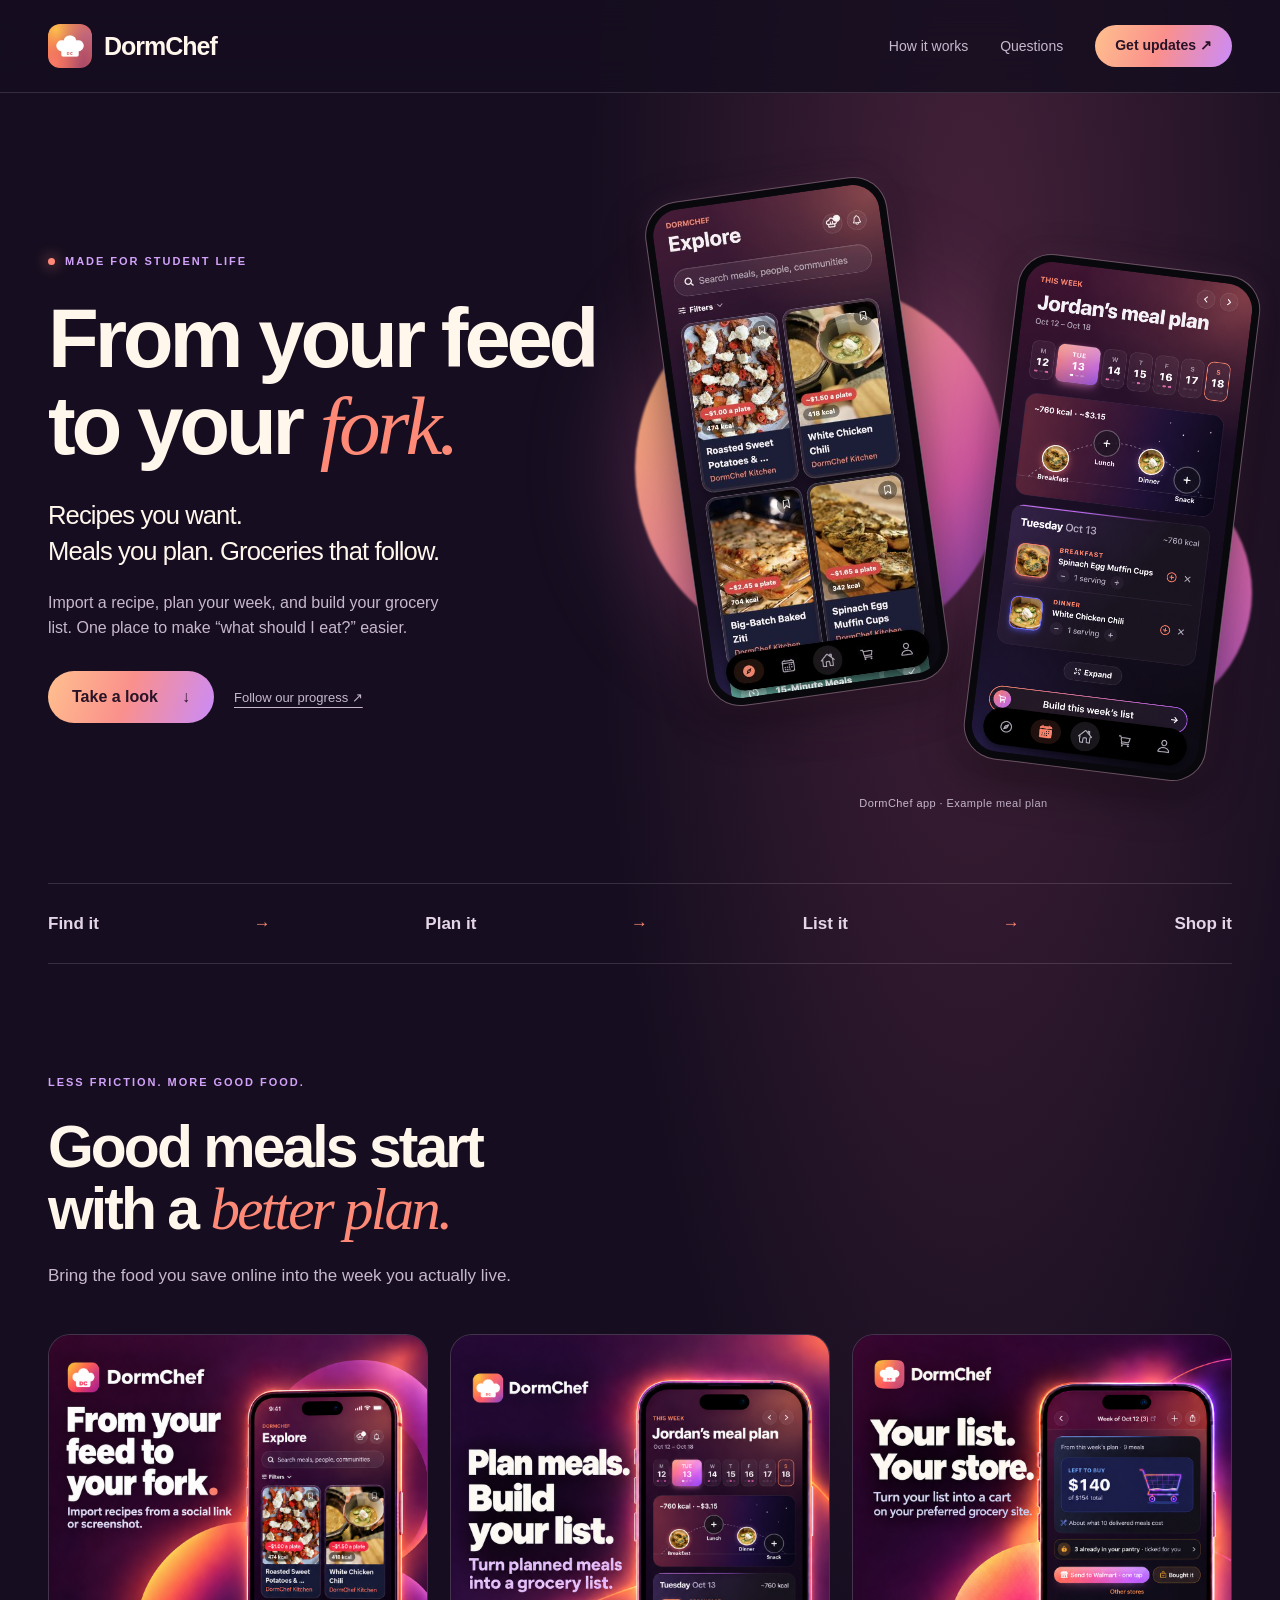
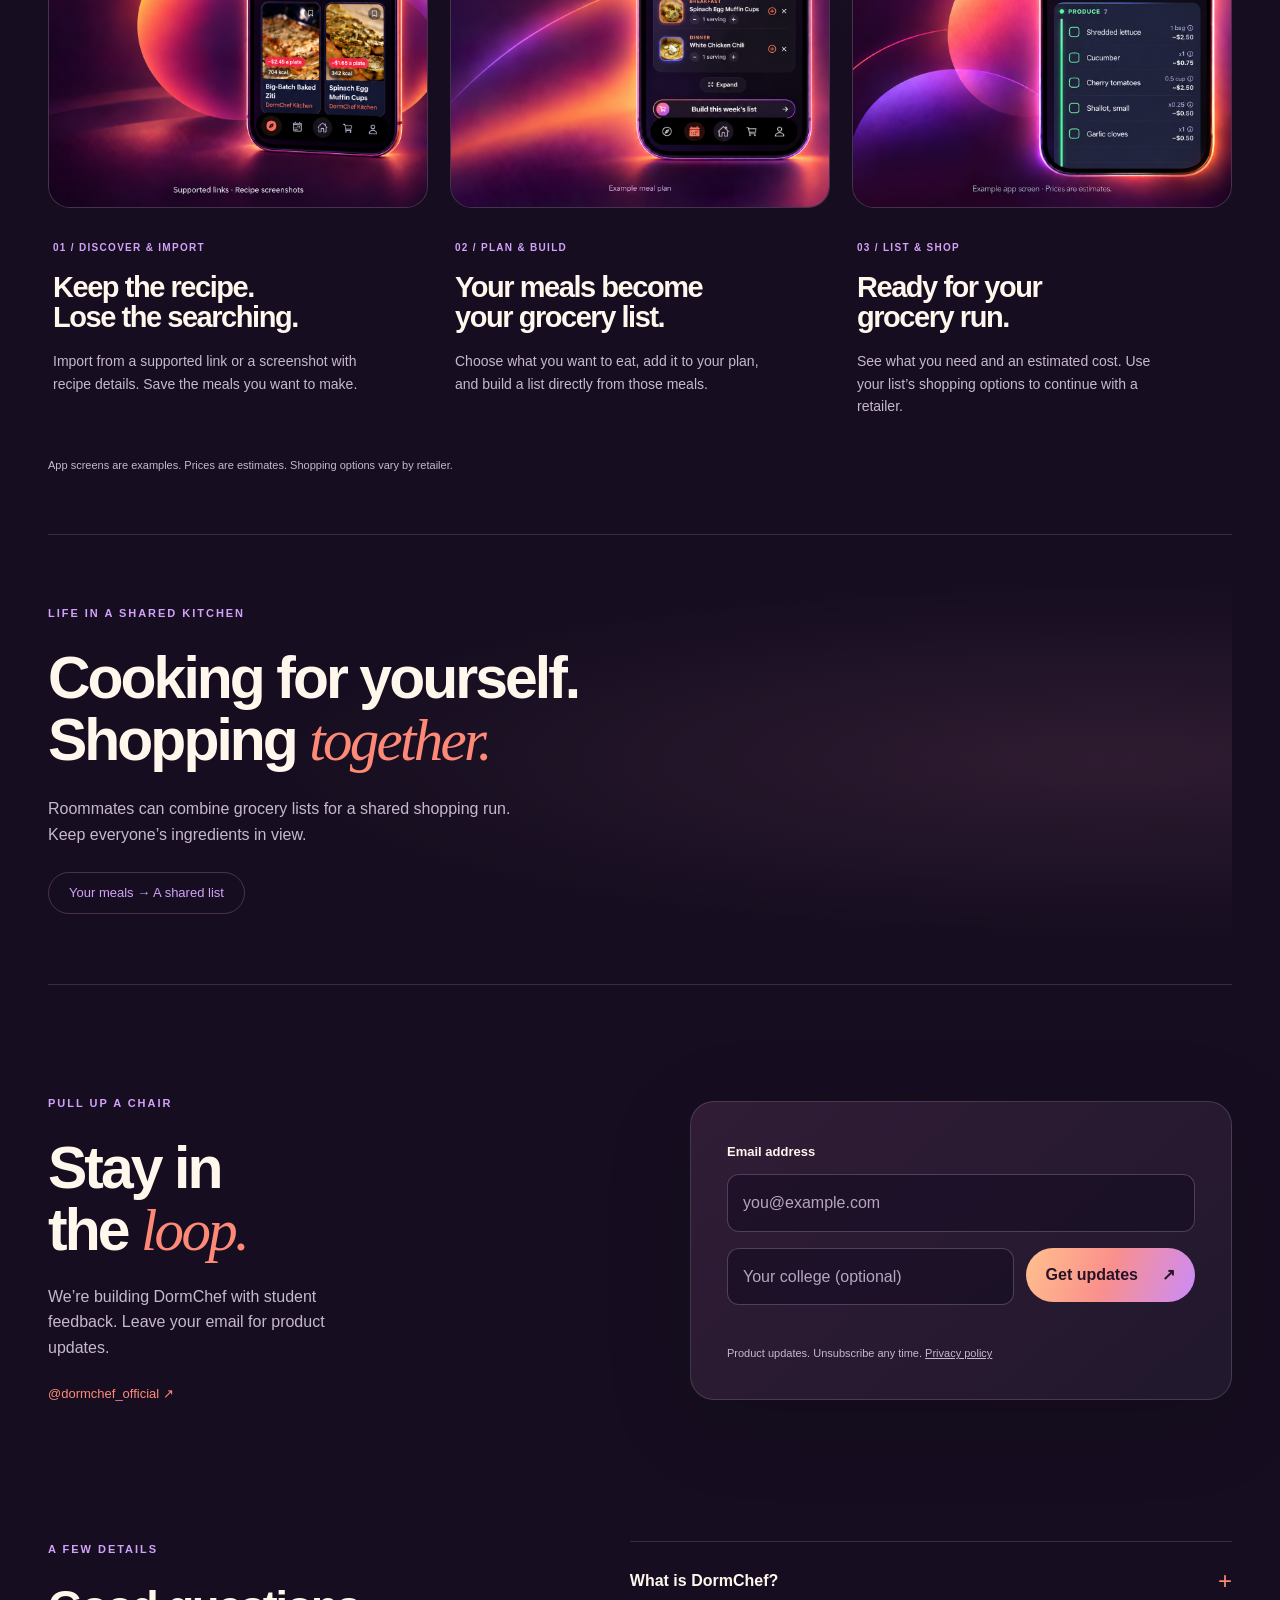
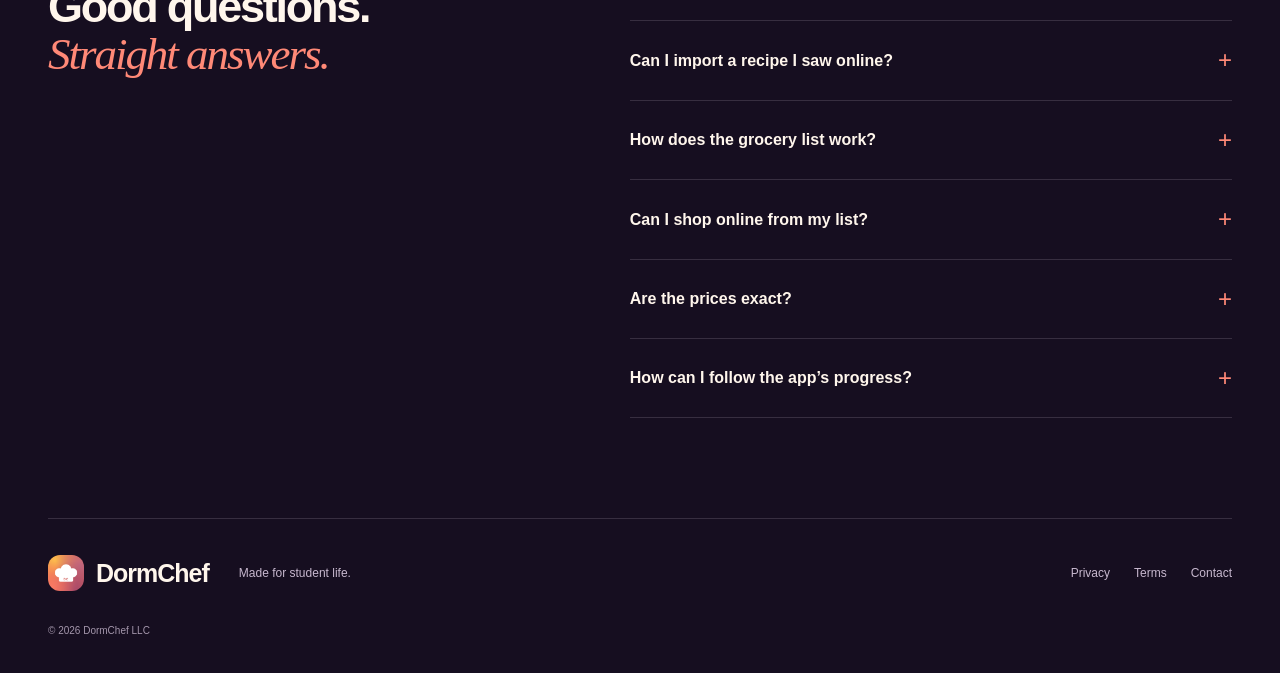
<file: index.html>
<!doctype html>
<html lang="en"><head><meta charset="utf-8"><meta name="viewport" content="width=device-width,initial-scale=1">
<title>DormChef — From your feed to your fork</title>
<meta name="description" content="Import recipes from links or screenshots, plan meals, and turn your plan into a grocery list. DormChef is made for student life.">
<link rel="canonical" href="https://dormchefllc.com/"><meta name="theme-color" content="#1b1027">
<meta property="og:title" content="DormChef — From your feed to your fork"><meta property="og:description" content="Recipes you want. Meals you plan. Groceries that follow."><meta property="og:type" content="website"><meta property="og:url" content="https://dormchefllc.com/"><meta property="og:image" content="https://dormchefllc.com/media/brand.png?v=20261018"><meta property="og:image:width" content="2048"><meta property="og:image:height" content="2048"><meta property="og:image:alt" content="DormChef’s white chef-hat DC mark on a coral, apricot and berry gradient."><meta name="twitter:card" content="summary">
<link rel="icon" href="favicon.png?v=20261018"><link rel="stylesheet" href="landing.css?v=20261018">
<script type="application/ld+json">{"@context": "https://schema.org", "@graph": [{"@type": "Organization", "name": "DormChef LLC", "url": "https://dormchefllc.com/", "logo": "https://dormchefllc.com/media/brand.png"}, {"@type": "WebSite", "name": "DormChef", "url": "https://dormchefllc.com/", "description": "Student meal planning, recipe imports and grocery lists."}, {"@type": "FAQPage", "mainEntity": [{"@type": "Question", "name": "What is DormChef?", "acceptedAnswer": {"@type": "Answer", "text": "DormChef helps students discover or import recipes, plan meals, and build an organized grocery list from their plan."}}, {"@type": "Question", "name": "Can I import a recipe I saw online?", "acceptedAnswer": {"@type": "Answer", "text": "Yes. Use a supported recipe or social link, or scan a screenshot containing readable recipe details. Some links hide the recipe behind a login or contain only video; a recipe screenshot is the alternative."}}, {"@type": "Question", "name": "How does the grocery list work?", "acceptedAnswer": {"@type": "Answer", "text": "Build a list directly from planned meals. Ingredients are combined and grouped by category, with estimated costs to help you prepare for shopping."}}, {"@type": "Question", "name": "Can I shop online from my list?", "acceptedAnswer": {"@type": "Answer", "text": "Use the shopping options in your grocery list to take it to a retailer. Supported transfers and item availability vary by store. Review matches and final prices on the retailer’s site before checkout."}}, {"@type": "Question", "name": "Are the prices exact?", "acceptedAnswer": {"@type": "Answer", "text": "Prices shown are estimates, not store quotes. They vary by store, pack size and availability; the retailer sets the final checkout total."}}, {"@type": "Question", "name": "How can I follow the app’s progress?", "acceptedAnswer": {"@type": "Answer", "text": "Leave your email for product updates, or follow @dormchef_official on Instagram. We are preparing DormChef with a small group of student testers."}}]}]}</script></head><body>
<a class="skip" href="#main">Skip to content</a>
<header class="masthead"><div class="wrap nav-row"><a class="brand" href="#"><img src="media/brand.png" width="44" height="44" alt="">DormChef</a><nav aria-label="Main navigation"><a href="#how-it-works">How it works</a><a href="#questions">Questions</a><a class="button small" href="#updates">Get updates ↗</a></nav></div></header>
<main id="main">
<section class="hero wrap"><div class="hero-copy"><p class="eyebrow"><span></span> MADE FOR STUDENT LIFE</p><h1>From your feed<br>to your <em>fork.</em></h1><p class="intro">Recipes you want.<br>Meals you plan. Groceries that follow.</p><p class="hero-detail">Import a recipe, plan your week, and build your grocery list. One place to make “what should I eat?” easier.</p><a class="button" href="#how-it-works">Take a look <span aria-hidden="true">↓</span></a><a class="text-link" href="#updates">Follow our progress ↗</a></div>
<div class="hero-art" aria-label="Current DormChef recipe discovery and meal planner screens"><div class="orb orb-one"></div><div class="orb orb-two"></div><figure class="device explore-device"><img src="media/explore.jpg" width="390" height="844" alt="DormChef Explore with student-friendly recipes, estimated prices and save controls." fetchpriority="high"></figure><figure class="device plan-device"><img src="media/planner-jordan.png" width="390" height="844" alt="Jordan’s example meal plan with one serving of Spinach Egg Muffin Cups for breakfast and White Chicken Chili for dinner."></figure><span class="art-tag">DormChef app · Example meal plan</span></div></section>
<div class="flow wrap" aria-label="The DormChef workflow"><span>Find it</span><i>→</i><span>Plan it</span><i>→</i><span>List it</span><i>→</i><span>Shop it</span></div>
<section class="features wrap" id="how-it-works"><div class="section-head"><p class="eyebrow">LESS FRICTION. MORE GOOD FOOD.</p><h2>Good meals start<br>with a <em>better plan.</em></h2><p>Bring the food you save online into the week you actually live.</p></div>
<div class="campaign-grid">
<article><a class="campaign" href="media/import.png" aria-label="View the recipe import graphic"><img src="media/import.png" alt="From your feed to your fork. Import recipes from a social link or screenshot." loading="lazy" width="1122" height="1402"></a><div class="feature-copy"><span class="number">01 / DISCOVER & IMPORT</span><h3>Keep the recipe.<br>Lose the searching.</h3><p>Import from a supported link or a screenshot with recipe details. Save the meals you want to make.</p></div></article>
<article><a class="campaign" href="media/plan-jordan.png" aria-label="View the meal planning graphic"><img src="media/plan-jordan.png" alt="Plan meals. Build your list. Jordan’s example plan shows one serving each of Spinach Egg Muffin Cups and White Chicken Chili." loading="lazy" width="1122" height="1402"></a><div class="feature-copy"><span class="number">02 / PLAN & BUILD</span><h3>Your meals become<br>your grocery list.</h3><p>Choose what you want to eat, add it to your plan, and build a list directly from those meals.</p></div></article>
<article><a class="campaign" href="media/shop.png" aria-label="View the grocery list graphic"><img src="media/shop.png" alt="Your list. Your store. DormChef’s grocery summary with estimated costs and shopping controls." loading="lazy" width="1122" height="1402"></a><div class="feature-copy"><span class="number">03 / LIST & SHOP</span><h3>Ready for your<br>grocery run.</h3><p>See what you need and an estimated cost. Use your list’s shopping options to continue with a retailer.</p></div></article>
</div><p class="image-note">App screens are examples. Prices are estimates. Shopping options vary by retailer.</p></section>
<section class="roommates wrap"><p class="eyebrow">LIFE IN A SHARED KITCHEN</p><h2>Cooking for yourself.<br>Shopping <em>together.</em></h2><p>Roommates can combine grocery lists for a shared shopping run. Keep everyone’s ingredients in view.</p><span class="pill">Your meals → A shared list</span></section>
<section class="signup-section wrap" id="updates"><div><p class="eyebrow">PULL UP A CHAIR</p><h2>Stay in<br>the <em>loop.</em></h2><p>We’re building DormChef with student feedback. Leave your email for product updates.</p><a class="social" href="https://www.instagram.com/dormchef_official/" target="_blank" rel="noopener noreferrer">@dormchef_official ↗</a></div><div class="form-card"><form class="signup" id="signup-hero" novalidate>
<label class="hp" for="hero-company">Company (leave empty)</label><input class="hp" id="hero-company" name="company" tabindex="-1" autocomplete="off">
<label for="hero-email">Email address</label><input type="email" id="hero-email" name="email" placeholder="you@example.com" autocomplete="email" required>
<div class="signup-row"><div class="combo"><label class="sr" for="hero-college">Your college (optional)</label><input class="combo-input" id="hero-college" name="college" placeholder="Your college (optional)" maxlength="80" autocomplete="off" role="combobox" aria-expanded="false" aria-autocomplete="list" aria-haspopup="listbox" aria-controls="hero-college-list"><ul class="combo-list" id="hero-college-list" role="listbox" aria-label="Colleges" hidden></ul></div><button class="button" type="submit">Get updates <span aria-hidden="true">↗</span></button></div>
<p class="signup-msg" role="status" aria-live="polite"></p><p class="form-note">Product updates. Unsubscribe any time. <a href="privacy.html">Privacy policy</a></p></form></div></section>
<section class="faq wrap" id="questions"><div class="section-head"><p class="eyebrow">A FEW DETAILS</p><h2>Good questions.<br><em>Straight answers.</em></h2></div><div class="faq-list"><details><summary>What is DormChef?<span aria-hidden="true">+</span></summary><p>DormChef helps students discover or import recipes, plan meals, and build an organized grocery list from their plan.</p></details><details><summary>Can I import a recipe I saw online?<span aria-hidden="true">+</span></summary><p>Yes. Use a supported recipe or social link, or scan a screenshot containing readable recipe details. Some links hide the recipe behind a login or contain only video; a recipe screenshot is the alternative.</p></details><details><summary>How does the grocery list work?<span aria-hidden="true">+</span></summary><p>Build a list directly from planned meals. Ingredients are combined and grouped by category, with estimated costs to help you prepare for shopping.</p></details><details><summary>Can I shop online from my list?<span aria-hidden="true">+</span></summary><p>Use the shopping options in your grocery list to take it to a retailer. Supported transfers and item availability vary by store. Review matches and final prices on the retailer’s site before checkout.</p></details><details><summary>Are the prices exact?<span aria-hidden="true">+</span></summary><p>Prices shown are estimates, not store quotes. They vary by store, pack size and availability; the retailer sets the final checkout total.</p></details><details><summary>How can I follow the app’s progress?<span aria-hidden="true">+</span></summary><p>Leave your email for product updates, or follow @dormchef_official on Instagram. We are preparing DormChef with a small group of student testers.</p></details></div></section>
</main><footer class="wrap"><a class="brand" href="#"><img src="media/brand.png" width="36" height="36" alt="">DormChef</a><p>Made for student life.</p><div><a href="privacy.html">Privacy</a><a href="terms.html">Terms</a><a href="mailto:dormchef.app@gmail.com">Contact</a></div><small>© 2026 DormChef LLC</small></footer>
<script src="signup.js?v=20261018" defer></script></body></html>
</file>
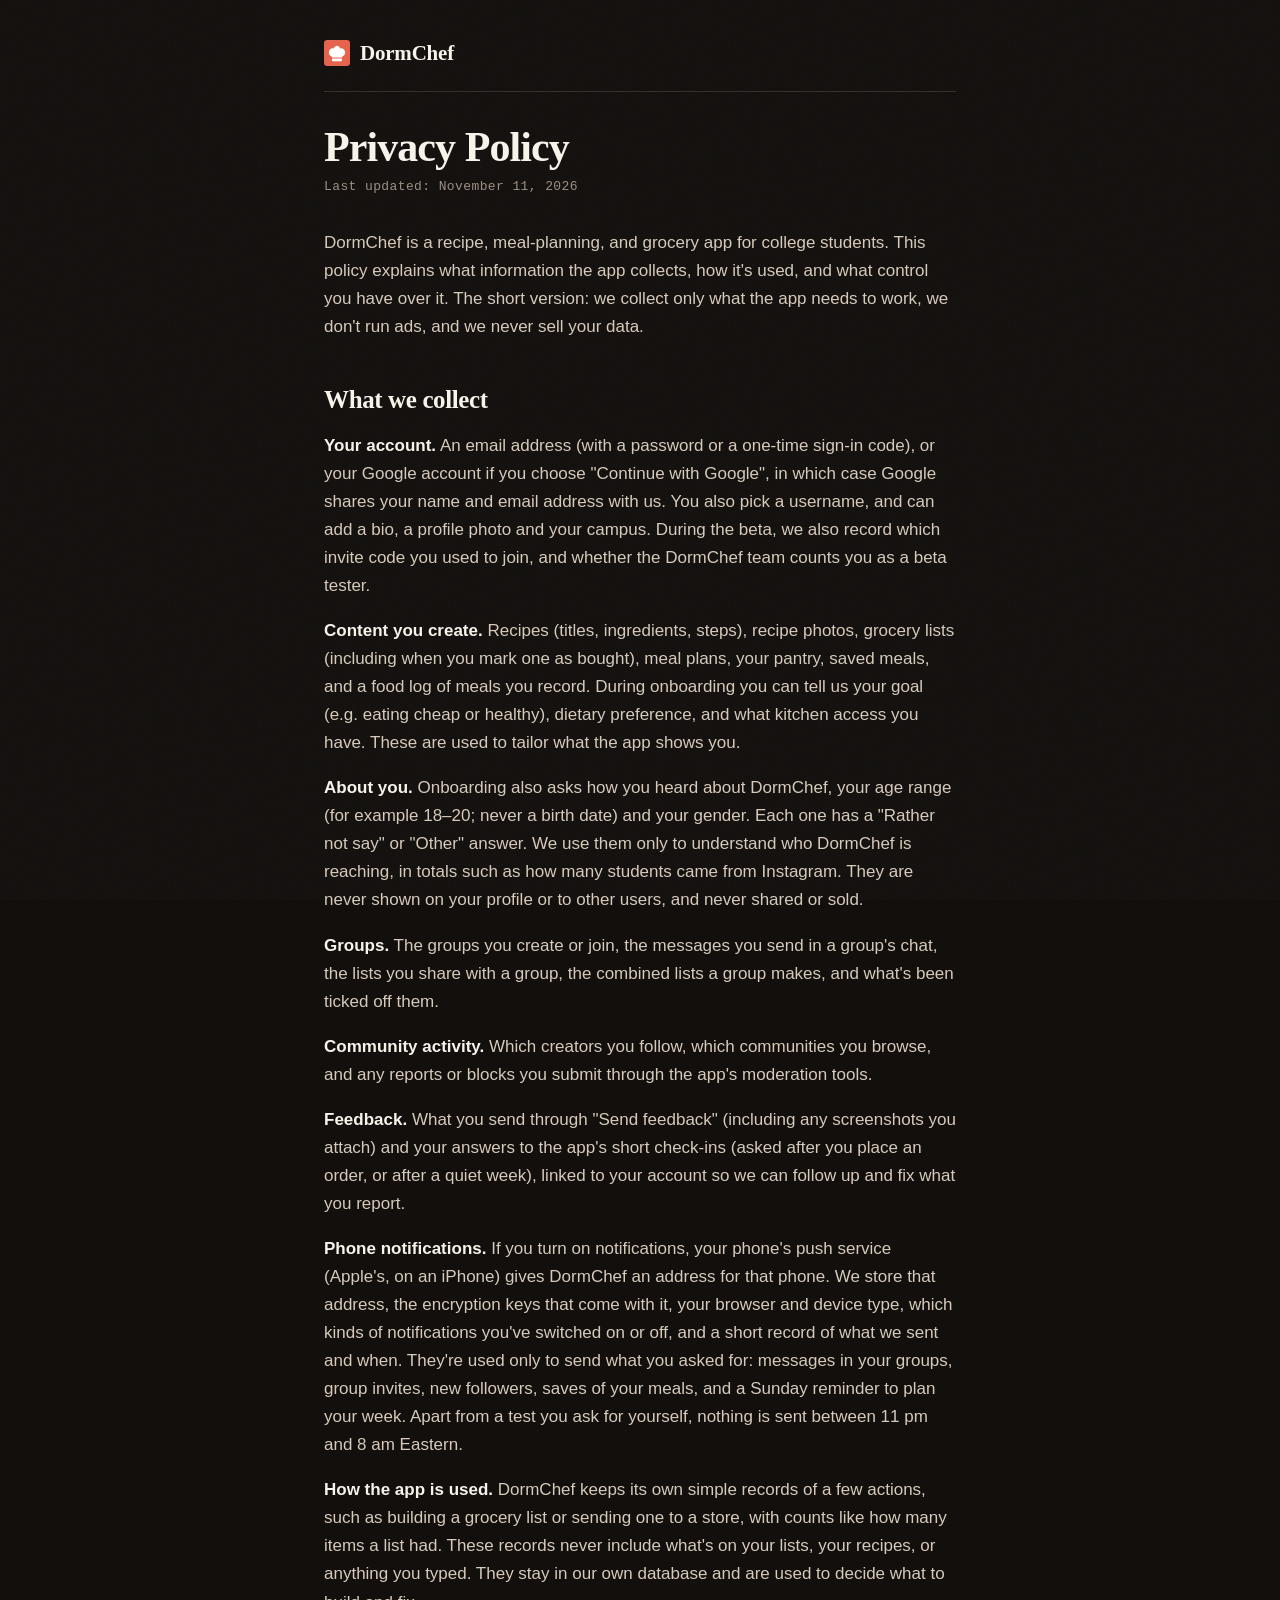
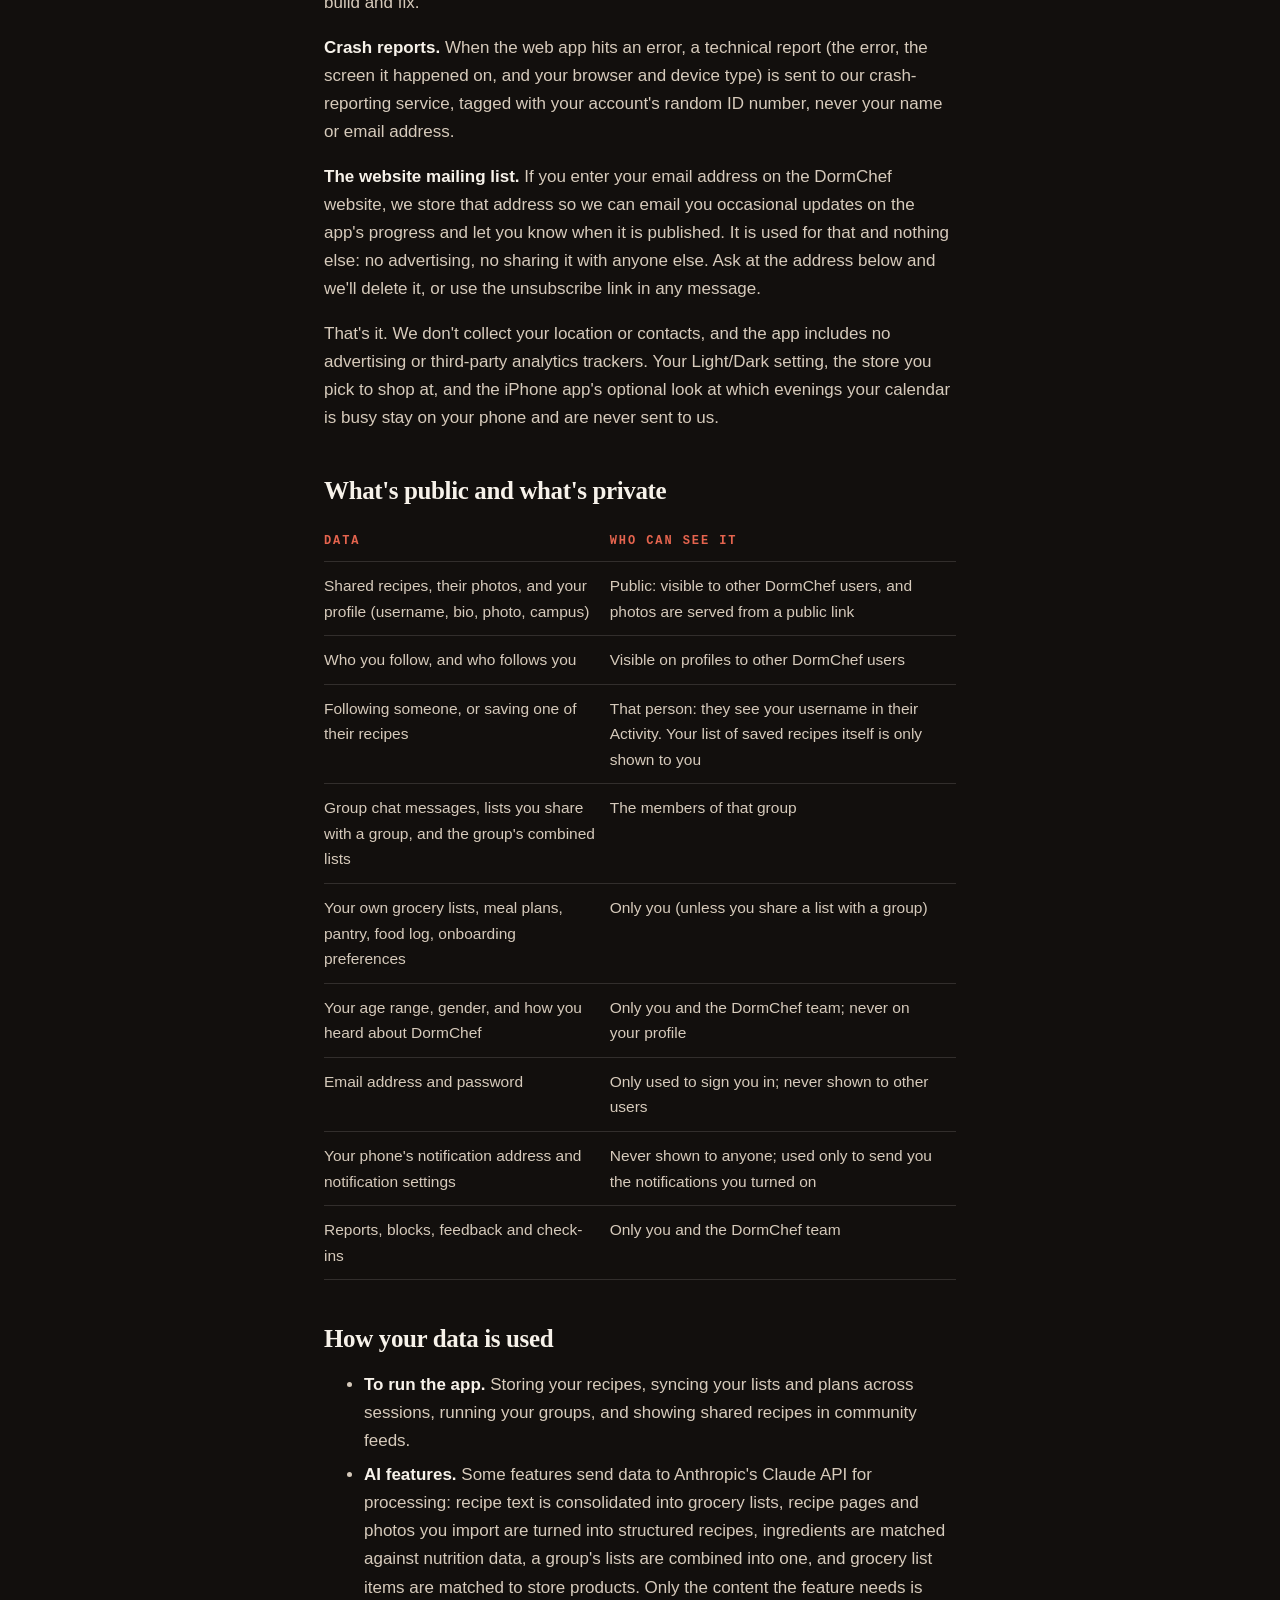
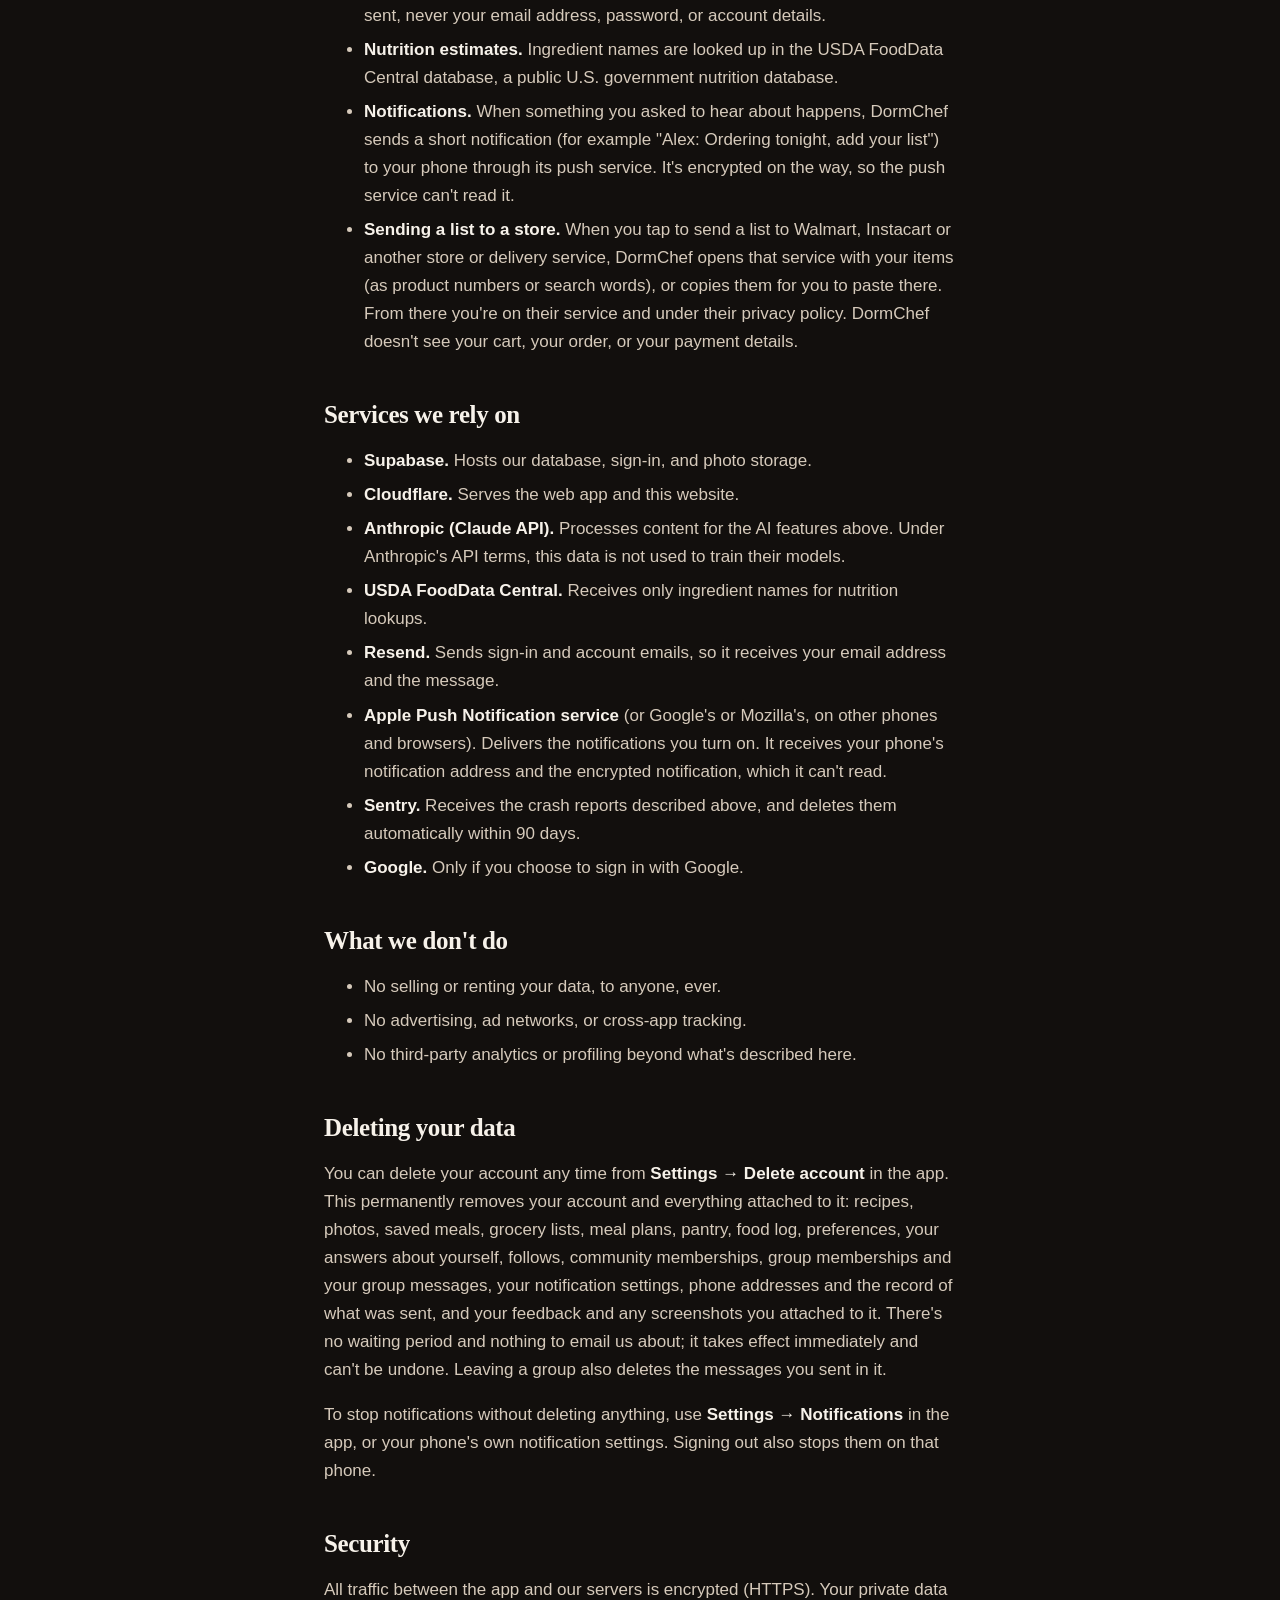
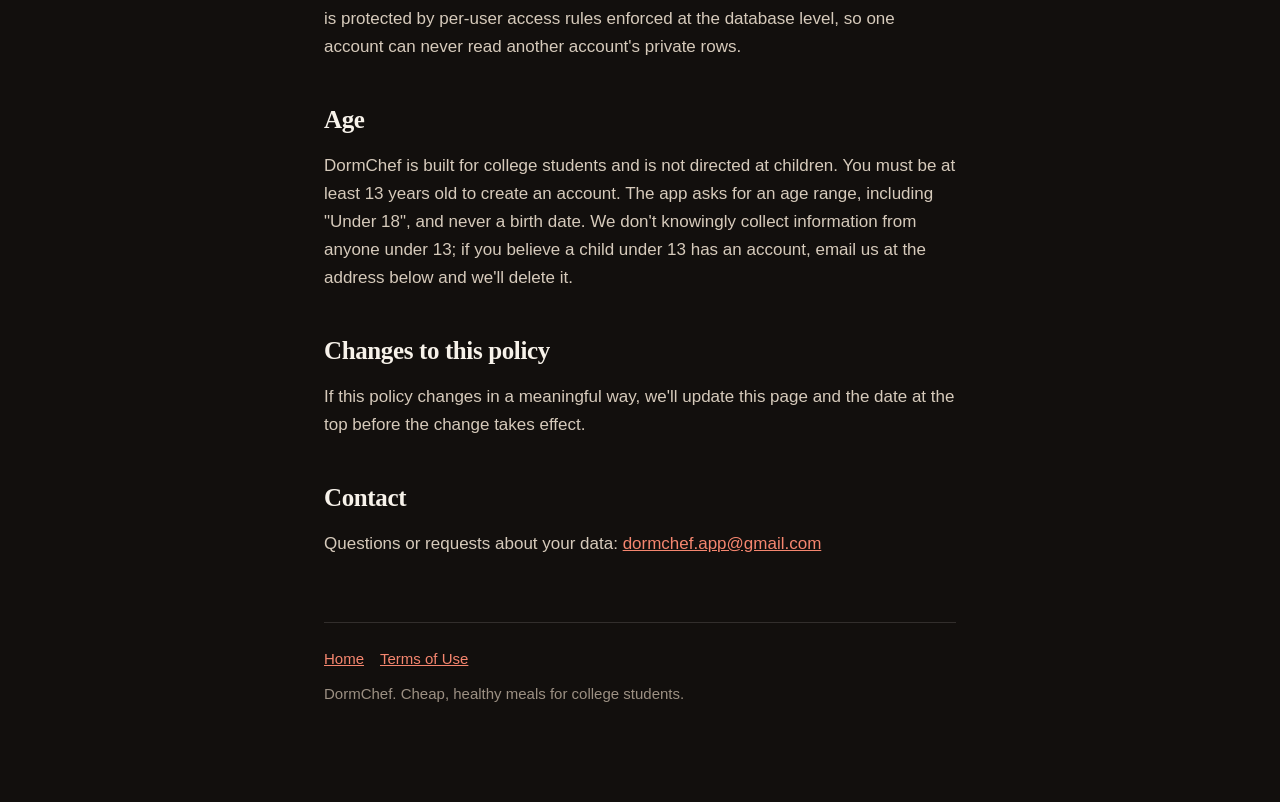
<file: privacy.html>
<!doctype html>
<html lang="en">
<head>
<meta charset="utf-8" />
<meta name="viewport" content="width=device-width, initial-scale=1" />
<title>DormChef: Privacy Policy</title>
<meta name="theme-color" content="#120f0d" />
<link rel="icon" href="favicon.png" />
<link rel="stylesheet" href="style.css?v=3" />
</head>
<body>
<div class="wrap">
  <header>
    <a class="brand" href="index.html">
      <svg width="26" height="26" viewBox="0 0 24 24" aria-hidden="true">
        <rect width="24" height="24" rx="3" fill="#e5644e" />
        <path d="M7.4 15.4c-1.7-.5-2.9-2-2.9-3.8 0-2.2 1.7-3.9 3.7-3.9.3 0 .6 0 .9.1C9.6 6.1 10.7 5.2 12 5.2s2.4.9 2.9 2.6c.3-.1.6-.1.9-.1 2 0 3.7 1.7 3.7 3.9 0 1.8-1.2 3.3-2.9 3.8v.7H7.4z" fill="#fff" />
        <rect x="7.4" y="17.1" width="9.2" height="2.4" rx="0.6" fill="#fff" />
      </svg>
      DormChef
    </a>
  </header>

  <h1>Privacy Policy</h1>
  <p class="updated">Last updated: November 11, 2026</p>

  <p>DormChef is a recipe, meal-planning, and grocery app for college students. This policy
  explains what information the app collects, how it's used, and what control you have over it.
  The short version: we collect only what the app needs to work, we don't run ads, and we never
  sell your data.</p>

  <h2>What we collect</h2>

  <p><strong>Your account.</strong> An email address (with a password or a one-time sign-in code),
  or your Google account if you choose "Continue with Google", in which case Google shares your
  name and email address with us. You also pick a username, and can add a bio, a profile photo and
  your campus. During the beta, we also record which invite code you used to join, and whether
  the DormChef team counts you as a beta tester.</p>

  <p><strong>Content you create.</strong> Recipes (titles, ingredients, steps), recipe photos,
  grocery lists (including when you mark one as bought), meal plans, your pantry, saved meals, and
  a food log of meals you record. During
  onboarding you can tell us your goal (e.g. eating cheap or healthy), dietary preference, and what
  kitchen access you have. These are used to tailor what the app shows you.</p>

  <p><strong>About you.</strong> Onboarding also asks how you heard about DormChef, your age range
  (for example 18–20; never a birth date) and your gender. Each one has a "Rather not say" or
  "Other" answer. We use them only to understand who DormChef is reaching, in totals such as
  how many students came from Instagram. They are never shown on your profile or to other
  users, and never shared or sold.</p>

  <p><strong>Groups.</strong> The groups you create or join, the messages you send in a group's
  chat, the lists you share with a group, the combined lists a group makes, and what's been ticked
  off them.</p>

  <p><strong>Community activity.</strong> Which creators you follow, which communities you browse,
  and any reports or blocks you submit through the app's moderation tools.</p>

  <p><strong>Feedback.</strong> What you send through "Send feedback" (including any screenshots
  you attach) and your answers to the app's short check-ins (asked after you place an order, or
  after a quiet week), linked to your account so we can follow up and fix what you report.</p>

  <p><strong>Phone notifications.</strong> If you turn on notifications, your phone's push
  service (Apple's, on an iPhone) gives DormChef an address for that phone. We store that address,
  the encryption keys that come with it, your browser and device type, which kinds of
  notifications you've switched on or off, and a short record of what we sent and when. They're
  used only to send what you asked for: messages in your groups, group invites, new followers,
  saves of your meals, and a Sunday reminder to plan your week. Apart from a test you ask for
  yourself, nothing is sent between 11 pm and 8 am Eastern.</p>

  <p><strong>How the app is used.</strong> DormChef keeps its own simple records of a few actions,
  such as building a grocery list or sending one to a store, with counts like how many items a list
  had. These records never include what's on your lists, your recipes, or anything you typed. They
  stay in our own database and are used to decide what to build and fix.</p>

  <p><strong>Crash reports.</strong> When the web app hits an error, a technical report (the error,
  the screen it happened on, and your browser and device type) is sent to our crash-reporting
  service, tagged with your account's random ID number, never your name or email address.</p>

  <p><strong>The website mailing list.</strong> If you enter your email address on the DormChef
  website, we store that address so we can email you occasional updates on the app's progress
  and let you know when it is published. It is used for that and nothing else: no advertising,
  no sharing it with anyone else. Ask at the address below and we'll delete it, or use the
  unsubscribe link in any message.</p>

  <p>That's it. We don't collect your location or contacts, and the app includes no advertising
  or third-party analytics trackers. Your Light/Dark setting, the store you pick to shop at, and
  the iPhone app's optional look at which evenings your calendar is busy stay on your phone and
  are never sent to us.</p>

  <h2>What's public and what's private</h2>
  <table>
    <tr><th>Data</th><th>Who can see it</th></tr>
    <tr><td>Shared recipes, their photos, and your profile (username, bio, photo, campus)</td>
        <td>Public: visible to other DormChef users, and photos are served from a public link</td></tr>
    <tr><td>Who you follow, and who follows you</td>
        <td>Visible on profiles to other DormChef users</td></tr>
    <tr><td>Following someone, or saving one of their recipes</td>
        <td>That person: they see your username in their Activity. Your list of saved recipes
        itself is only shown to you</td></tr>
    <tr><td>Group chat messages, lists you share with a group, and the group's combined lists</td>
        <td>The members of that group</td></tr>
    <tr><td>Your own grocery lists, meal plans, pantry, food log, onboarding preferences</td>
        <td>Only you (unless you share a list with a group)</td></tr>
    <tr><td>Your age range, gender, and how you heard about DormChef</td>
        <td>Only you and the DormChef team; never on your profile</td></tr>
    <tr><td>Email address and password</td>
        <td>Only used to sign you in; never shown to other users</td></tr>
    <tr><td>Your phone's notification address and notification settings</td>
        <td>Never shown to anyone; used only to send you the notifications you turned on</td></tr>
    <tr><td>Reports, blocks, feedback and check-ins</td>
        <td>Only you and the DormChef team</td></tr>
  </table>

  <h2>How your data is used</h2>
  <ul>
    <li><strong>To run the app.</strong> Storing your recipes, syncing your lists and plans
        across sessions, running your groups, and showing shared recipes in community feeds.</li>
    <li><strong>AI features.</strong> Some features send data to Anthropic's Claude API for
        processing: recipe text is consolidated into grocery lists, recipe pages and photos you
        import are turned into structured recipes, ingredients are matched against nutrition
        data, a group's lists are combined into one, and grocery list items are matched to store
        products. Only the content the feature needs is sent, never your email address, password,
        or account details.</li>
    <li><strong>Nutrition estimates.</strong> Ingredient names are looked up in the USDA
        FoodData Central database, a public U.S. government nutrition database.</li>
    <li><strong>Notifications.</strong> When something you asked to hear about happens, DormChef
        sends a short notification (for example "Alex: Ordering tonight, add your list") to your
        phone through its push service. It's encrypted on the way, so the push service can't
        read it.</li>
    <li><strong>Sending a list to a store.</strong> When you tap to send a list to Walmart,
        Instacart or another store or delivery service, DormChef opens that service with your
        items (as product numbers or search words), or copies them for you to paste there. From there you're on their service and under their privacy
        policy. DormChef doesn't see your cart, your order, or your payment details.</li>
  </ul>

  <h2>Services we rely on</h2>
  <ul>
    <li><strong>Supabase.</strong> Hosts our database, sign-in, and photo storage.</li>
    <li><strong>Cloudflare.</strong> Serves the web app and this website.</li>
    <li><strong>Anthropic (Claude API).</strong> Processes content for the AI features above.
        Under Anthropic's API terms, this data is not used to train their models.</li>
    <li><strong>USDA FoodData Central.</strong> Receives only ingredient names for
        nutrition lookups.</li>
    <li><strong>Resend.</strong> Sends sign-in and account emails, so it receives your email
        address and the message.</li>
    <li><strong>Apple Push Notification service</strong> (or Google's or Mozilla's, on other
        phones and browsers). Delivers the notifications you turn on. It receives your phone's
        notification address and the encrypted notification, which it can't read.</li>
    <li><strong>Sentry.</strong> Receives the crash reports described above, and deletes them
        automatically within 90 days.</li>
    <li><strong>Google.</strong> Only if you choose to sign in with Google.</li>
  </ul>

  <h2>What we don't do</h2>
  <ul>
    <li>No selling or renting your data, to anyone, ever.</li>
    <li>No advertising, ad networks, or cross-app tracking.</li>
    <li>No third-party analytics or profiling beyond what's described here.</li>
  </ul>

  <h2>Deleting your data</h2>
  <p>You can delete your account any time from <strong>Settings → Delete account</strong> in the
  app. This permanently removes your account and everything attached to it: recipes, photos,
  saved meals, grocery lists, meal plans, pantry, food log, preferences, your answers about yourself, follows, community
  memberships, group memberships and your group messages, your notification settings, phone
  addresses and the record of what was sent, and your feedback and any screenshots you attached to it. There's no waiting
  period and nothing to email us about; it takes effect immediately and can't be undone. Leaving a
  group also deletes the messages you sent in it.</p>

  <p>To stop notifications without deleting anything, use <strong>Settings → Notifications</strong>
  in the app, or your phone's own notification settings. Signing out also stops them on that
  phone.</p>

  <h2>Security</h2>
  <p>All traffic between the app and our servers is encrypted (HTTPS). Your private data is
  protected by per-user access rules enforced at the database level, so one account can never
  read another account's private rows.</p>

  <h2>Age</h2>
  <p>DormChef is built for college students and is not directed at children. You must be at
  least 13 years old to create an account. The app asks for an age range, including "Under 18",
  and never a birth date. We don't knowingly collect information from anyone under 13; if you
  believe a child under 13 has an account, email us at the address below and we'll delete it.</p>

  <h2>Changes to this policy</h2>
  <p>If this policy changes in a meaningful way, we'll update this page and the date at the top
  before the change takes effect.</p>

  <h2>Contact</h2>
  <p>Questions or requests about your data: <a href="mailto:dormchef.app@gmail.com">dormchef.app@gmail.com</a></p>

  <footer>
    <nav><a href="index.html">Home</a><a href="terms.html">Terms of Use</a></nav>
    <p>DormChef. Cheap, healthy meals for college students.</p>
  </footer>
</div>
</body>
</html>
</file>
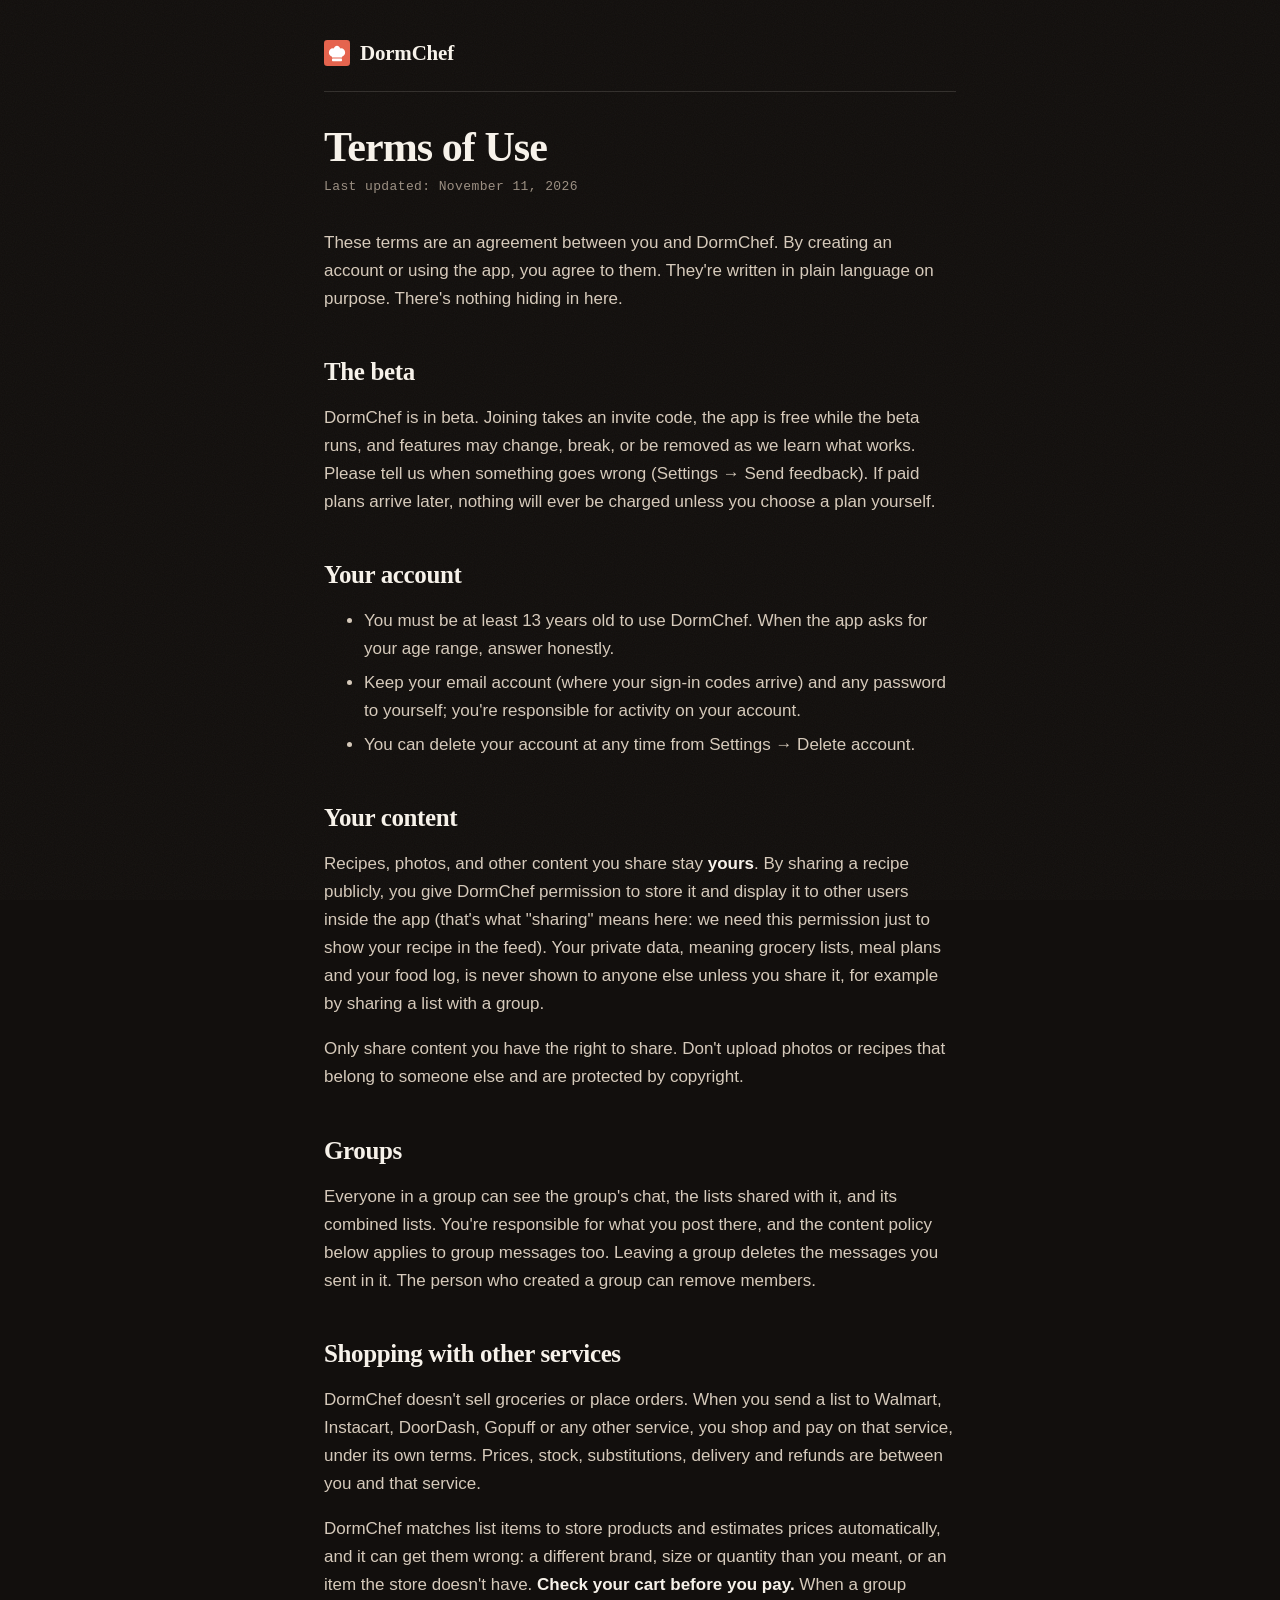
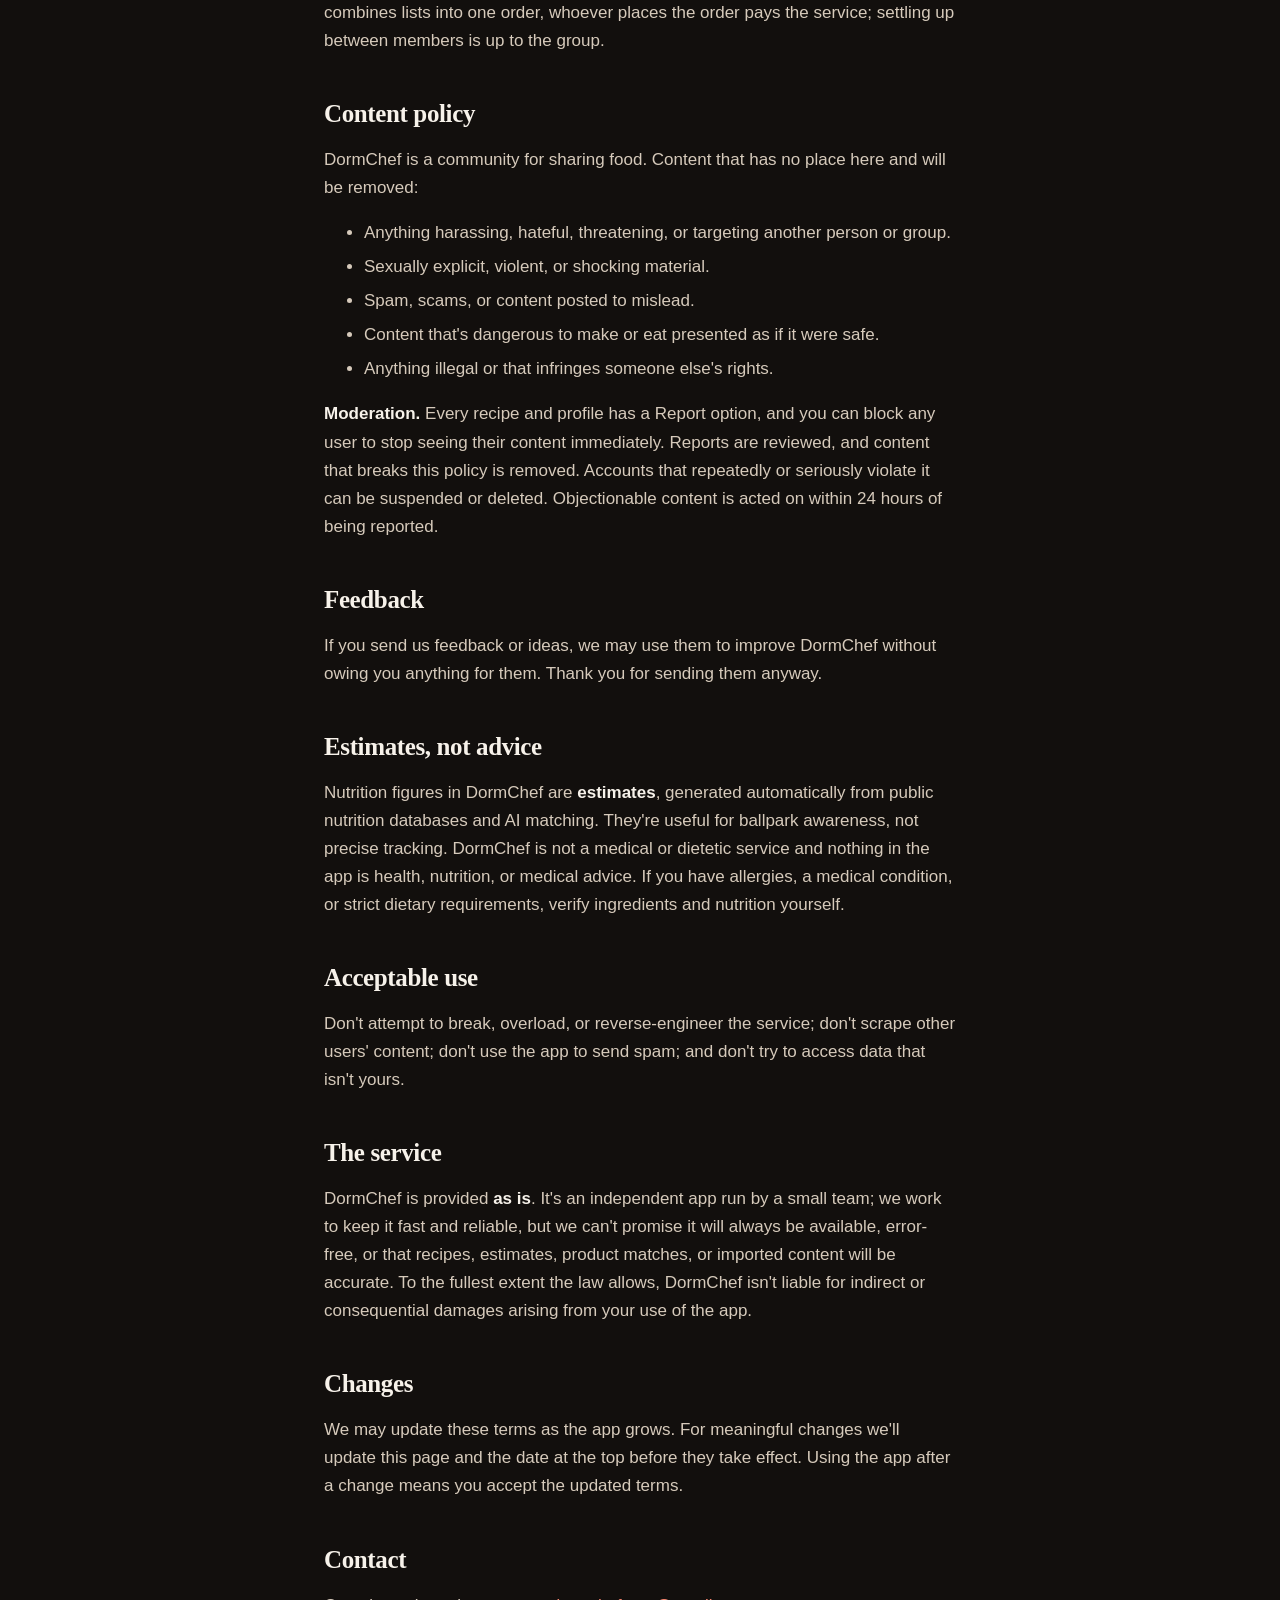
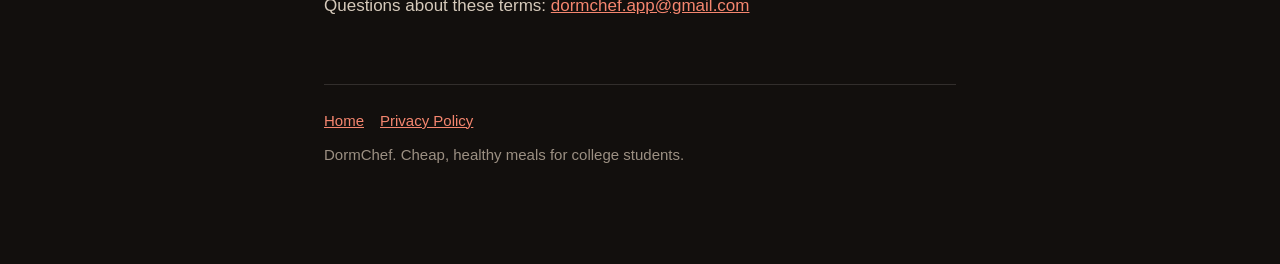
<file: terms.html>
<!doctype html>
<html lang="en">
<head>
<meta charset="utf-8" />
<meta name="viewport" content="width=device-width, initial-scale=1" />
<title>DormChef: Terms of Use</title>
<meta name="theme-color" content="#120f0d" />
<link rel="icon" href="favicon.png" />
<link rel="stylesheet" href="style.css?v=3" />
</head>
<body>
<div class="wrap">
  <header>
    <a class="brand" href="index.html">
      <svg width="26" height="26" viewBox="0 0 24 24" aria-hidden="true">
        <rect width="24" height="24" rx="3" fill="#e5644e" />
        <path d="M7.4 15.4c-1.7-.5-2.9-2-2.9-3.8 0-2.2 1.7-3.9 3.7-3.9.3 0 .6 0 .9.1C9.6 6.1 10.7 5.2 12 5.2s2.4.9 2.9 2.6c.3-.1.6-.1.9-.1 2 0 3.7 1.7 3.7 3.9 0 1.8-1.2 3.3-2.9 3.8v.7H7.4z" fill="#fff" />
        <rect x="7.4" y="17.1" width="9.2" height="2.4" rx="0.6" fill="#fff" />
      </svg>
      DormChef
    </a>
  </header>

  <h1>Terms of Use</h1>
  <p class="updated">Last updated: November 11, 2026</p>

  <p>These terms are an agreement between you and DormChef. By creating an account or using
  the app, you agree to them. They're written in plain language on purpose. There's nothing
  hiding in here.</p>

  <h2>The beta</h2>
  <p>DormChef is in beta. Joining takes an invite code, the app is free while the beta runs,
  and features may change, break, or be removed as we learn what works. Please tell us when
  something goes wrong (Settings → Send feedback). If paid plans arrive later, nothing will ever be
  charged unless you choose a plan yourself.</p>

  <h2>Your account</h2>
  <ul>
    <li>You must be at least 13 years old to use DormChef. When the app asks for your age range,
      answer honestly.</li>
    <li>Keep your email account (where your sign-in codes arrive) and any password to yourself;
      you're responsible for activity on your account.</li>
    <li>You can delete your account at any time from Settings → Delete account.</li>
  </ul>

  <h2>Your content</h2>
  <p>Recipes, photos, and other content you share stay <strong>yours</strong>. By sharing a
  recipe publicly, you give DormChef permission to store it and display it to other users
  inside the app (that's what "sharing" means here: we need this permission just to show your
  recipe in the feed). Your private data, meaning grocery lists, meal plans and your food log,
  is never shown to anyone else unless you share it, for example by sharing a list with a
  group.</p>
  <p>Only share content you have the right to share. Don't upload photos or recipes that
  belong to someone else and are protected by copyright.</p>

  <h2>Groups</h2>
  <p>Everyone in a group can see the group's chat, the lists shared with it, and its combined
  lists. You're responsible for what you post there, and the content policy below applies to
  group messages too. Leaving a group deletes the messages you sent in it. The person who
  created a group can remove members.</p>

  <h2>Shopping with other services</h2>
  <p>DormChef doesn't sell groceries or place orders. When you send a list to Walmart,
  Instacart, DoorDash, Gopuff or any other service, you shop and pay on that service, under its
  own terms. Prices, stock, substitutions, delivery and refunds are between you and that
  service.</p>
  <p>DormChef matches list items to store products and estimates prices automatically, and it
  can get them wrong: a different brand, size or quantity than you meant, or an item the store
  doesn't have. <strong>Check your cart before you pay.</strong> When a group combines lists into
  one order, whoever places the order pays the service; settling up between members is up to the
  group.</p>

  <h2>Content policy</h2>
  <p>DormChef is a community for sharing food. Content that has no place here and will be
  removed:</p>
  <ul>
    <li>Anything harassing, hateful, threatening, or targeting another person or group.</li>
    <li>Sexually explicit, violent, or shocking material.</li>
    <li>Spam, scams, or content posted to mislead.</li>
    <li>Content that's dangerous to make or eat presented as if it were safe.</li>
    <li>Anything illegal or that infringes someone else's rights.</li>
  </ul>
  <p><strong>Moderation.</strong> Every recipe and profile has a Report option, and you can
  block any user to stop seeing their content immediately. Reports are reviewed, and content
  that breaks this policy is removed. Accounts that repeatedly or seriously violate it can be
  suspended or deleted. Objectionable content is acted on within 24 hours of being reported.</p>

  <h2>Feedback</h2>
  <p>If you send us feedback or ideas, we may use them to improve DormChef without owing you
  anything for them. Thank you for sending them anyway.</p>

  <h2>Estimates, not advice</h2>
  <p>Nutrition figures in DormChef are <strong>estimates</strong>, generated automatically from
  public nutrition databases and AI matching. They're useful for ballpark awareness, not
  precise tracking. DormChef is not a medical or dietetic service and nothing in the app is
  health, nutrition, or medical advice. If you have allergies, a medical condition, or strict
  dietary requirements, verify ingredients and nutrition yourself.</p>

  <h2>Acceptable use</h2>
  <p>Don't attempt to break, overload, or reverse-engineer the service; don't scrape other
  users' content; don't use the app to send spam; and don't try to access data that isn't
  yours.</p>

  <h2>The service</h2>
  <p>DormChef is provided <strong>as is</strong>. It's an independent app run by a small team;
  we work to keep it fast and reliable, but we can't promise it will always be available,
  error-free, or that recipes, estimates, product matches, or imported content will be accurate. To the fullest
  extent the law allows, DormChef isn't liable for indirect or consequential damages arising
  from your use of the app.</p>

  <h2>Changes</h2>
  <p>We may update these terms as the app grows. For meaningful changes we'll update this page
  and the date at the top before they take effect. Using the app after a change means you
  accept the updated terms.</p>

  <h2>Contact</h2>
  <p>Questions about these terms: <a href="mailto:dormchef.app@gmail.com">dormchef.app@gmail.com</a></p>

  <footer>
    <nav><a href="index.html">Home</a><a href="privacy.html">Privacy Policy</a></nav>
    <p>DormChef. Cheap, healthy meals for college students.</p>
  </footer>
</div>
</body>
</html>
</file>
<file: landing.css>
:root{color-scheme:dark;--bg:#160e20;--ink:#fff6ec;--muted:#c7b8ce;--coral:#ff8977;--lavender:#d2a2fa;--line:rgba(255,237,255,.14)}*{box-sizing:border-box}html{scroll-behavior:smooth;scroll-padding-top:100px}body{margin:0;color:var(--ink);background:radial-gradient(ellipse at 76% 8%,#442139 0,transparent 28%),var(--bg);font:16px/1.6 -apple-system,BlinkMacSystemFont,'Segoe UI',sans-serif}a{color:inherit;text-decoration:none}button,input{font:inherit}button,a,input,summary{-webkit-tap-highlight-color:transparent}a:focus-visible,button:focus-visible,input:focus-visible,summary:focus-visible{outline:3px solid var(--lavender);outline-offset:5px}img{max-width:100%;display:block}h1,h2,h3,p,figure{margin:0}h1,h2,h3{line-height:1.05;letter-spacing:-.05em}h1{font-size:clamp(56px,6.5vw,98px);font-weight:800}h2{font-size:clamp(40px,4.6vw,66px);font-weight:750}h3{font-size:29px;font-weight:700}em{font-family:Georgia,serif;color:var(--coral);font-weight:500;letter-spacing:-.045em}section{scroll-margin-top:100px}.wrap{width:min(1200px,calc(100% - 96px));margin-inline:auto}.skip{position:fixed;top:-100px;z-index:100;background:var(--ink);color:var(--bg);padding:12px}.skip:focus{top:10px}.masthead{position:sticky;top:0;z-index:20;background:#160e20dc;border-bottom:1px solid var(--line);backdrop-filter:blur(18px)}.nav-row{min-height:92px;display:flex;align-items:center;justify-content:space-between;gap:24px}.brand{display:inline-flex;align-items:center;gap:12px;font-size:25px;letter-spacing:-1px;font-weight:750}.brand img{border-radius:12px}nav{display:flex;align-items:center;gap:32px;font-size:14px;color:var(--muted)}nav a:hover{color:white}.button{display:inline-flex;align-items:center;justify-content:center;gap:24px;padding:16px 24px;border:0;border-radius:100px;background:linear-gradient(110deg,#ffc08e,#fa908c 48%,#ca8bfa);color:#291326;font-weight:750;cursor:pointer;line-height:1.25;transition:transform .2s}.button:hover{transform:translateY(-2px)}.button:disabled{opacity:.6;cursor:wait}.button.small{padding:12px 20px;font-size:14px}.hero{display:grid;grid-template-columns:1.05fr 1fr;gap:42px;align-items:center;min-height:790px;padding-block:65px}.eyebrow{display:flex;align-items:center;gap:10px;font-size:11px;letter-spacing:.18em;color:var(--lavender);font-weight:750;margin-bottom:24px}.eyebrow span{width:7px;height:7px;border-radius:50%;background:var(--coral);box-shadow:0 0 14px var(--coral)}.intro{font-size:clamp(20px,2vw,26px);line-height:1.4;letter-spacing:-.035em;margin-top:28px}.hero-detail{max-width:410px;margin:20px 0 30px;color:var(--muted);font-size:16px}.text-link{display:inline-block;margin-left:20px;font-size:13px;color:var(--muted);text-decoration:underline;text-underline-offset:5px}.hero-art{position:relative;height:650px;isolation:isolate}.device{position:absolute;padding:7px;background:#09080d;border:1px solid #c99cb880;border-radius:34px;box-shadow:0 15px 45px #0007,0 0 24px #df82ca18;overflow:hidden;width:244px}.device img{border-radius:27px;width:100%;height:auto}.explore-device{left:0;top:24px;transform:rotate(-8deg);z-index:2}.plan-device{right:-2px;top:100px;transform:rotate(7deg);z-index:3}.orb{position:absolute;border-radius:50%;z-index:0;filter:blur(1px)}.orb-one{width:370px;height:370px;left:-40px;top:120px;background:linear-gradient(135deg,#ffbd6d,#d359a3 70%,#7a3fc0);box-shadow:0 0 110px #df67ad44}.orb-two{width:260px;height:260px;right:-20px;top:300px;background:linear-gradient(45deg,#7137bf,#ee72a7)}.art-tag{position:absolute;bottom:0;left:50%;transform:translateX(-50%);font-size:11px;white-space:nowrap;letter-spacing:.04em;color:var(--muted)}.flow{display:flex;align-items:center;justify-content:space-between;border-block:1px solid var(--line);padding:26px 0;font-size:17px;font-weight:650;color:#e4d5e7}.flow i{font-style:normal;color:var(--coral)}.features{padding-block:110px 60px}.section-head{margin-bottom:44px}.section-head>p:last-child:not(.eyebrow){color:var(--muted);margin-top:22px;font-size:17px}.campaign-grid{display:grid;grid-template-columns:repeat(3,1fr);gap:22px}.campaign{display:block;border-radius:22px;overflow:hidden;border:1px solid var(--line);background:#24152e;transition:transform .2s}.campaign:hover{transform:translateY(-5px)}.campaign img{width:100%;height:auto;aspect-ratio:1122/1402;object-fit:cover}.feature-copy{padding:25px 5px}.number{color:var(--lavender);font-size:10px;letter-spacing:.13em;font-weight:700}.feature-copy h3{margin:13px 0 18px}.feature-copy p{color:var(--muted);font-size:14px;max-width:320px}.image-note{font-size:11px;color:var(--muted);margin-top:14px}.roommates{border-block:1px solid var(--line);padding:70px 0;background:radial-gradient(ellipse at 90% 50%,#60355355,transparent 55%)}.roommates>p:not(.eyebrow){color:var(--muted);max-width:480px;margin-top:25px}.pill{display:inline-block;border:1px solid #b179a955;border-radius:50px;padding:10px 20px;color:var(--lavender);font-size:13px;margin-top:24px}.signup-section{padding-block:110px;display:grid;grid-template-columns:1fr 1fr;gap:100px;align-items:center}.signup-section>div>p:not(.eyebrow){color:var(--muted);max-width:340px;margin-top:22px}.social{display:inline-block;font-size:13px;color:var(--coral);margin-top:24px}.form-card{border:1px solid var(--line);border-radius:24px;background:linear-gradient(140deg,#3e2441aa,#21182d);padding:36px;box-shadow:0 20px 90px #0002}.signup label{font-size:13px;font-weight:650}.signup input:not(.hp){width:100%;border:1px solid #b69dbc55;color:var(--ink);background:#140d2299;border-radius:12px;padding:15px;margin-top:10px;min-width:0}.signup input::placeholder{color:#b7a5c0}.signup-row{display:flex;gap:12px;margin-top:6px;align-items:flex-start}.signup-row>.button{margin-top:10px;white-space:nowrap;padding:17px 20px}.combo{position:relative;flex:1;min-width:0}.combo-list{position:absolute;left:0;right:0;z-index:30;padding:6px;margin:5px 0;max-height:264px;overflow-y:auto;background:#2c2039;border:1px solid #b39abb88;border-radius:12px;box-shadow:0 12px 32px #0007;list-style:none;font-size:13px}.combo-list[hidden]{display:none}.combo-group{padding:8px 10px;color:var(--coral);font-weight:750;font-size:10px;text-transform:uppercase;letter-spacing:.1em}.combo-opt{padding:9px 10px;cursor:pointer;display:flex;justify-content:space-between;gap:8px;line-height:1.4;border-radius:5px}.combo-opt:hover,.combo-opt.on{background:#bfa0d333}.combo-opt-where{color:var(--muted);font-size:11px}.combo-opt--other{border-top:1px solid var(--line)}.signup-msg{font-size:13px;min-height:1.4em;margin-top:14px}.signup-msg.ok{color:#b6e8b6}.signup-msg.err{color:#ffb4a8}.form-note{font-size:11px;color:var(--muted);line-height:1.6;margin-top:8px}.form-note a{text-decoration:underline}.sr,.hp{position:absolute!important;width:1px!important;height:1px!important;overflow:hidden!important;left:-9999px!important}.faq{display:grid;grid-template-columns:1fr 1.2fr;gap:80px;padding-block:25px 100px}.faq h2{font-size:45px}.faq-list{border-top:1px solid var(--line)}details{border-bottom:1px solid var(--line);padding:20px 0}summary{display:flex;align-items:center;justify-content:space-between;gap:24px;font-size:16px;font-weight:600;cursor:pointer;list-style:none}summary::-webkit-details-marker{display:none}summary span{color:var(--coral);font-size:24px;font-weight:400}details[open] summary span{transform:rotate(45deg)}details p{color:var(--muted);font-size:14px;margin-top:17px;line-height:1.7}footer{border-top:1px solid var(--line);padding-block:34px;display:flex;align-items:center;gap:30px;flex-wrap:wrap}footer p,footer a:not(.brand),footer small{font-size:12px;color:var(--muted)}footer>div{margin-left:auto;display:flex;gap:24px}footer small{width:100%;font-size:10px;opacity:.8}
@media(min-width:1500px){.hero-art{height:690px}.device{width:260px}.plan-device{right:0}.hero{min-height:850px}}
@media(max-width:1050px){.wrap{width:calc(100% - 64px)}.hero{gap:25px;min-height:720px}.hero-art{height:570px}.device{width:205px}.plan-device{right:0;top:95px}.orb-one{width:280px;height:280px}.orb-two{width:220px;height:220px}.text-link{margin:20px 0 0;display:block}.signup-section{gap:45px}.form-card{padding:24px}.signup-row{flex-wrap:wrap}.signup-row>.button{width:100%}.faq{gap:40px}.campaign-grid{gap:16px}.feature-copy h3{font-size:24px}}
@media(max-width:760px){.wrap{width:calc(100% - 40px)}.nav-row{min-height:76px}.brand{font-size:23px}.brand img{width:36px;height:36px}nav{gap:0}nav>a:not(.button){display:none}.button.small{font-size:12px;padding:11px 16px}.hero{display:flex;flex-direction:column;align-items:stretch;padding-top:48px;padding-bottom:25px;gap:35px}.hero h1{font-size:clamp(53px,12vw,80px)}.hero-detail{max-width:400px}.hero-copy .text-link{display:inline-block;margin:0 0 0 16px;font-size:12px}.hero-art{height:580px;width:min(100%,480px);align-self:center}.device{width:56%;max-width:235px}.explore-device{top:0;left:4%;transform:rotate(-6deg)}.plan-device{top:56px;right:3%;transform:rotate(6deg)}.orb-one{left:0;top:100px;width:80%;height:300px}.orb-two{right:0;top:200px}.art-tag{bottom:0}.flow{padding:20px 0;font-size:13px}.features{padding-block:70px 35px}.section-head{margin-bottom:30px}.section-head h2{font-size:43px}.campaign-grid{grid-template-columns:1fr;gap:30px;max-width:480px;margin:auto}.feature-copy{padding:22px 4px 6px}.feature-copy h3{font-size:29px}.feature-copy p{max-width:100%;font-size:15px}.image-note{margin-top:28px}.roommates{padding:50px 0}.roommates h2{font-size:41px}.signup-section{grid-template-columns:1fr;padding-block:70px;gap:30px}.signup-section h2{font-size:55px}.form-card{padding:24px}.signup-row{flex-wrap:nowrap}.signup-row>.button{width:auto;font-size:13px;padding-inline:16px}.signup-section>div>p:not(.eyebrow){max-width:100%}.faq{grid-template-columns:1fr;padding-bottom:70px;gap:10px}.faq h2{font-size:42px}footer{gap:20px}footer>div{margin-left:0;width:100%}footer p{margin-left:auto}}
@media(max-width:390px){.hero-copy .text-link{display:block;margin:16px 0 0}.hero-art{height:510px}.signup-row{flex-wrap:wrap}.signup-row>.button{width:100%}.hero h1{font-size:50px}.hero-art .device{border-radius:26px;padding:5px}.device img{border-radius:21px}.hero .eyebrow{font-size:10px}.flow{font-size:12px}.hero-art .art-tag{font-size:10px}.section-head h2,.roommates h2{font-size:37px}}
@media(prefers-reduced-motion:reduce){html{scroll-behavior:auto}*{transition:none!important}}
</file>
<file: style.css>
/* DormChef site — stylesheet for the LEGAL pages (privacy.html, terms.html).

   These share the landing page's "dark print" palette and type voices but not
   its layout: a narrow reading column, not an art-directed pitch. That is why
   they keep their own file.

   Dark always, matching landing.css. These pages previously followed the
   system theme, which meant a light-mode visitor jumped from a dark landing
   page to a cream policy page. They are the URL Apple checks at submission and
   the property affiliate reviewers click through to, so they should not look
   like a different site. */

:root {
  --bg-0:   #120f0d;
  --bg-1:   #191410;
  --card:   #251d18;
  --ink:    #f7f2ea;
  --ink-2:  #d6cabb;
  --muted:  #9c9083;
  --rule:   rgba(247, 242, 234, 0.14);

  --accent:        #e5644e;
  --accent-bright: #f5866f;

  --serif: "Charter", "Iowan Old Style", "Palatino", Georgia, "Times New Roman", serif;
  --mono:  ui-monospace, "SF Mono", "Menlo", "Consolas", "Liberation Mono", monospace;
  --sans:  -apple-system, BlinkMacSystemFont, "Segoe UI", Roboto, sans-serif;

  --r: 6px;
}

* { box-sizing: border-box; }

body {
  margin: 0;
  background: var(--bg-0);
  color: var(--ink);
  font: 17px/1.65 var(--sans);
  -webkit-font-smoothing: antialiased;
}

/* Same press grain as the landing page, so the two feel like one property.
   Inline SVG turbulence: no request made, which keeps the no-trackers claim
   on this very page literally true. */
body::before {
  content: "";
  position: fixed;
  inset: 0;
  z-index: 0;
  pointer-events: none;
  opacity: 0.04;
  background-image: url("data:image/svg+xml,%3Csvg xmlns='http://www.w3.org/2000/svg' width='140' height='140'%3E%3Cfilter id='n'%3E%3CfeTurbulence type='fractalNoise' baseFrequency='0.9' numOctaves='2'/%3E%3C/filter%3E%3Crect width='140' height='140' filter='url(%23n)'/%3E%3C/svg%3E");
}

::selection { background: var(--accent); color: #fff; }

.wrap {
  position: relative;
  z-index: 1;
  max-width: 680px;
  margin: 0 auto;
  padding: 40px 24px 96px;
}

header {
  padding-bottom: 16px;
  border-bottom: 1px solid var(--rule);
}
header a.brand {
  display: inline-flex;
  align-items: center;
  gap: 10px;
  color: var(--ink);
  text-decoration: none;
  font: 700 21px/1 var(--serif);
  letter-spacing: -0.01em;
}
header a.brand svg { display: block; flex: none; }

h1 {
  font: 700 clamp(32px, 6vw, 42px)/1.12 var(--serif);
  letter-spacing: -0.022em;
  margin: 32px 0 6px;
}
h2 {
  font: 700 clamp(21px, 3vw, 25px)/1.2 var(--serif);
  letter-spacing: -0.015em;
  margin: 44px 0 10px;
}
.updated {
  font: 13px/1.5 var(--mono);
  letter-spacing: 0.03em;
  color: var(--muted);
  margin: 0 0 32px;
}

p, li { color: var(--ink-2); }
li { margin: 6px 0; }
strong { color: var(--ink); font-weight: 650; }
a { color: var(--accent-bright); }
a:focus-visible {
  outline: 2px solid var(--accent);
  outline-offset: 2px;
}

.note {
  background: var(--bg-1);
  border: 1px solid var(--rule);
  border-radius: var(--r);
  padding: 14px 18px;
  color: var(--muted);
  font-size: 15px;
}

table {
  width: 100%;
  border-collapse: collapse;
  font-size: 15.5px;
  margin: 16px 0;
}
th, td {
  text-align: left;
  padding: 11px 14px 11px 0;
  border-bottom: 1px solid var(--rule);
  vertical-align: top;
  color: var(--ink-2);
}
th {
  font: 700 12px/1.4 var(--mono);
  letter-spacing: 0.16em;
  text-transform: uppercase;
  color: var(--accent);
  border-bottom-color: var(--rule);
}

footer {
  margin-top: 64px;
  padding-top: 24px;
  border-top: 1px solid var(--rule);
  color: var(--muted);
  font-size: 15px;
}
footer nav { margin-bottom: 10px; }
footer nav a { margin-right: 16px; }
footer p { margin: 0; color: var(--muted); }

@media (prefers-reduced-motion: reduce) {
  *, *::before, *::after {
    animation-duration: 0.001ms !important;
    transition-duration: 0.001ms !important;
  }
}
</file>
